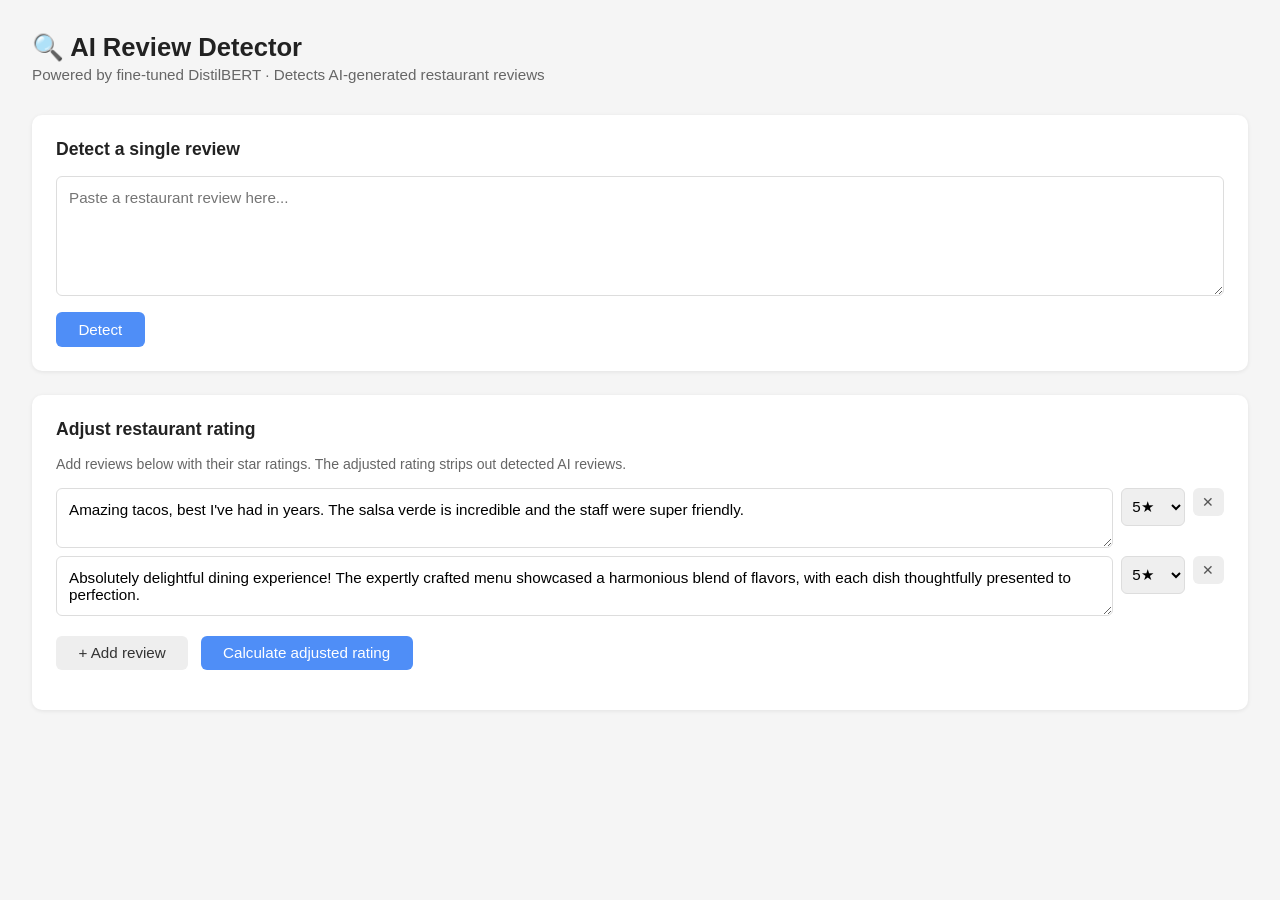
<file: api/templates/index.html>
<!DOCTYPE html>
<html lang="en">
<head>
  <meta charset="UTF-8" />
  <meta name="viewport" content="width=device-width, initial-scale=1.0"/>
  <title>AI Review Detector</title>
  <style>
    * { box-sizing: border-box; margin: 0; padding: 0; }
    body {
      font-family: -apple-system, BlinkMacSystemFont, "Segoe UI", sans-serif;
      background: #f5f5f5;
      color: #222;
      padding: 2rem;
    }
    h1 { font-size: 1.6rem; margin-bottom: 0.25rem; }
    .subtitle { color: #666; margin-bottom: 2rem; font-size: 0.95rem; }
    .card {
      background: white;
      border-radius: 10px;
      padding: 1.5rem;
      margin-bottom: 1.5rem;
      box-shadow: 0 1px 4px rgba(0,0,0,0.08);
    }
    h2 { font-size: 1.1rem; margin-bottom: 1rem; }
    textarea {
      width: 100%;
      min-height: 120px;
      padding: 0.75rem;
      border: 1px solid #ddd;
      border-radius: 6px;
      font-size: 0.95rem;
      resize: vertical;
      font-family: inherit;
    }
    textarea:focus { outline: none; border-color: #4f8ef7; }
    button {
      margin-top: 0.75rem;
      padding: 0.55rem 1.4rem;
      background: #4f8ef7;
      color: white;
      border: none;
      border-radius: 6px;
      font-size: 0.95rem;
      cursor: pointer;
    }
    button:hover { background: #3a7de0; }
    button:disabled { background: #aaa; cursor: not-allowed; }
    .result {
      margin-top: 1rem;
      padding: 0.9rem 1rem;
      border-radius: 6px;
      font-size: 0.95rem;
      display: none;
    }
    .result.real    { background: #e8f5e9; border-left: 4px solid #4caf50; }
    .result.ai      { background: #fdecea; border-left: 4px solid #f44336; }
    .result.neutral { background: #e3f2fd; border-left: 4px solid #2196f3; }
    .label { font-weight: 600; font-size: 1.05rem; }
    .conf  { color: #555; font-size: 0.88rem; margin-top: 0.25rem; }
    .conf-bar-wrap {
      margin-top: 0.5rem;
      background: #eee;
      border-radius: 4px;
      height: 8px;
      overflow: hidden;
    }
    .conf-bar { height: 100%; border-radius: 4px; transition: width 0.4s ease; }

    /* Adjust rating section */
    .review-row {
      display: flex;
      gap: 0.5rem;
      margin-bottom: 0.5rem;
      align-items: flex-start;
    }
    .review-row textarea { min-height: 60px; flex: 1; }
    .star-select {
      padding: 0.55rem 0.4rem;
      border: 1px solid #ddd;
      border-radius: 6px;
      font-size: 0.95rem;
      width: 64px;
      flex-shrink: 0;
    }
    .remove-btn {
      background: #eee;
      color: #555;
      padding: 0.4rem 0.6rem;
      margin-top: 0;
      font-size: 0.85rem;
    }
    .remove-btn:hover { background: #ddd; }
    .add-btn {
      background: #eee;
      color: #333;
      margin-top: 0;
      margin-right: 0.5rem;
    }
    .add-btn:hover { background: #ddd; }
    .rating-summary {
      display: flex;
      gap: 1.5rem;
      flex-wrap: wrap;
      margin-top: 1rem;
    }
    .rating-box {
      background: #f5f5f5;
      border-radius: 8px;
      padding: 0.75rem 1.25rem;
      text-align: center;
    }
    .rating-box .num { font-size: 2rem; font-weight: 700; }
    .rating-box .lbl { font-size: 0.8rem; color: #666; margin-top: 0.1rem; }
    .review-results { margin-top: 1rem; }
    .review-result-row {
      padding: 0.6rem 0.75rem;
      margin-bottom: 0.4rem;
      border-radius: 6px;
      font-size: 0.88rem;
      border-left: 4px solid transparent;
    }
    .review-result-row.real { background: #e8f5e9; border-color: #4caf50; }
    .review-result-row.ai   { background: #fdecea; border-color: #f44336; }
    .review-result-row .rtext { color: #444; margin-top: 0.2rem; white-space: nowrap; overflow: hidden; text-overflow: ellipsis; max-width: 100%; }
    .error { color: #c62828; margin-top: 0.75rem; font-size: 0.9rem; display: none; }
  </style>
</head>
<body>

<h1>🔍 AI Review Detector</h1>
<p class="subtitle">Powered by fine-tuned DistilBERT · Detects AI-generated restaurant reviews</p>

<!-- Single review detection -->
<div class="card">
  <h2>Detect a single review</h2>
  <textarea id="single-text" placeholder="Paste a restaurant review here..."></textarea>
  <button id="detect-btn" onclick="detectReview()">Detect</button>
  <div id="detect-error" class="error"></div>
  <div id="detect-result" class="result">
    <div class="label" id="detect-label"></div>
    <div class="conf" id="detect-conf"></div>
    <div class="conf-bar-wrap"><div class="conf-bar" id="detect-bar"></div></div>
  </div>
</div>

<!-- Adjust rating -->
<div class="card">
  <h2>Adjust restaurant rating</h2>
  <p style="font-size:0.88rem;color:#666;margin-bottom:1rem;">
    Add reviews below with their star ratings. The adjusted rating strips out detected AI reviews.
  </p>
  <div id="review-rows"></div>
  <button class="add-btn" onclick="addRow()">+ Add review</button>
  <button onclick="adjustRating()">Calculate adjusted rating</button>
  <div id="adjust-error" class="error"></div>
  <div id="rating-summary" class="rating-summary" style="display:none"></div>
  <div id="review-results" class="review-results"></div>
</div>

<script>
  const API = "";  // same origin; change to "http://localhost:8080" if needed

  // ── Single detect ──────────────────────────────────────────────────────────
  async function detectReview() {
    const text = document.getElementById("single-text").value.trim();
    const errEl = document.getElementById("detect-error");
    errEl.style.display = "none";
    if (!text) { showError(errEl, "Please enter a review."); return; }

    const btn = document.getElementById("detect-btn");
    btn.disabled = true; btn.textContent = "Detecting…";

    try {
      const res = await fetch(`${API}/detect`, {
        method: "POST",
        headers: { "Content-Type": "application/json" },
        body: JSON.stringify({ review_text: text }),
      });
      if (!res.ok) throw new Error((await res.json()).detail || res.statusText);
      const data = await res.json();
      showDetectResult(data);
    } catch (e) {
      showError(errEl, e.message);
    } finally {
      btn.disabled = false; btn.textContent = "Detect";
    }
  }

  function showDetectResult(data) {
    const el   = document.getElementById("detect-result");
    const isAI = data.flagged;
    el.className = `result ${isAI ? "ai" : "real"}`;
    el.style.display = "block";
    document.getElementById("detect-label").textContent =
      isAI ? "🤖 AI-generated" : "✅ Looks Real";
    const pct = Math.round(data.confidence * 100);
    document.getElementById("detect-conf").textContent =
      `Confidence (P(AI)): ${pct}%`;
    const bar = document.getElementById("detect-bar");
    bar.style.width = `${pct}%`;
    bar.style.background = isAI ? "#f44336" : "#4caf50";
  }

  // ── Adjust rating ──────────────────────────────────────────────────────────
  function addRow(text = "", star = 5) {
    const container = document.getElementById("review-rows");
    const idx = container.children.length;
    const row = document.createElement("div");
    row.className = "review-row";
    row.innerHTML = `
      <textarea placeholder="Review text…" rows="2">${text}</textarea>
      <select class="star-select" title="Star rating">
        ${[1,2,3,4,5].map(s => `<option value="${s}" ${s===star?"selected":""}>${s}★</option>`).join("")}
      </select>
      <button class="remove-btn" onclick="this.parentElement.remove()">✕</button>
    `;
    container.appendChild(row);
  }

  async function adjustRating() {
    const rows = document.querySelectorAll("#review-rows .review-row");
    const errEl = document.getElementById("adjust-error");
    errEl.style.display = "none";

    const reviews = [];
    for (const row of rows) {
      const text = row.querySelector("textarea").value.trim();
      const star = parseInt(row.querySelector("select").value);
      if (text) reviews.push({ text, star_rating: star });
    }
    if (!reviews.length) { showError(errEl, "Add at least one review."); return; }

    const btn = document.querySelector(".card:nth-child(2) button:last-of-type");
    btn.disabled = true; btn.textContent = "Calculating…";

    try {
      const res = await fetch(`${API}/adjust-rating`, {
        method: "POST",
        headers: { "Content-Type": "application/json" },
        body: JSON.stringify({ reviews }),
      });
      if (!res.ok) throw new Error((await res.json()).detail || res.statusText);
      const data = await res.json();
      showAdjustResult(data);
    } catch (e) {
      showError(errEl, e.message);
    } finally {
      btn.disabled = false; btn.textContent = "Calculate adjusted rating";
    }
  }

  function showAdjustResult(data) {
    const summary = document.getElementById("rating-summary");
    summary.style.display = "flex";
    summary.innerHTML = `
      <div class="rating-box">
        <div class="num">${data.original_rating ?? "—"}</div>
        <div class="lbl">Original rating</div>
      </div>
      <div class="rating-box">
        <div class="num" style="color:${data.adjusted_rating < data.original_rating ? "#f44336" : "#4caf50"}">${data.adjusted_rating ?? "—"}</div>
        <div class="lbl">Adjusted rating</div>
      </div>
      <div class="rating-box">
        <div class="num">${data.flagged_count}</div>
        <div class="lbl">AI reviews flagged</div>
      </div>
      <div class="rating-box">
        <div class="num">${data.total_reviews}</div>
        <div class="lbl">Total reviews</div>
      </div>
    `;

    const resultsEl = document.getElementById("review-results");
    resultsEl.innerHTML = data.reviews.map(r => `
      <div class="review-result-row ${r.flagged ? "ai" : "real"}">
        <strong>${r.flagged ? "🤖 AI-generated" : "✅ Real"}</strong>
        · ${r.star_rating}★ · P(AI)=${Math.round(r.confidence*100)}%
        <div class="rtext">${escHtml(r.text)}</div>
      </div>
    `).join("");
  }

  function showError(el, msg) {
    el.textContent = "Error: " + msg;
    el.style.display = "block";
  }

  function escHtml(s) {
    return s.replace(/&/g,"&amp;").replace(/</g,"&lt;").replace(/>/g,"&gt;");
  }

  // seed two example rows on load
  window.onload = () => {
    addRow("Amazing tacos, best I've had in years. The salsa verde is incredible and the staff were super friendly.", 5);
    addRow("Absolutely delightful dining experience! The expertly crafted menu showcased a harmonious blend of flavors, with each dish thoughtfully presented to perfection.", 5);
  };
</script>

</body>
</html>
</file>
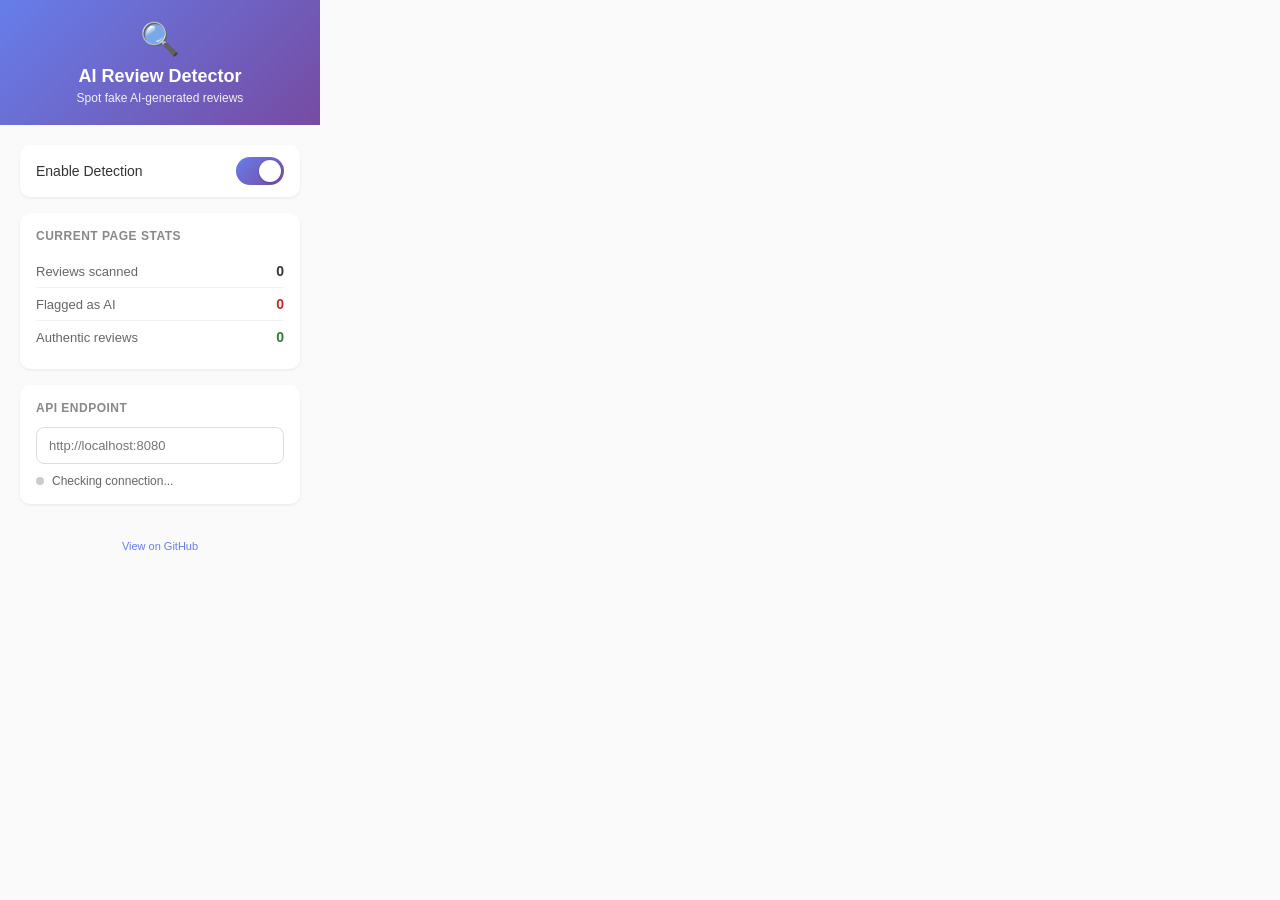
<file: extension/popup.html>
<!DOCTYPE html>
<html lang="en">
<head>
  <meta charset="UTF-8">
  <meta name="viewport" content="width=device-width, initial-scale=1.0">
  <title>AI Review Detector</title>
  <style>
    * {
      margin: 0;
      padding: 0;
      box-sizing: border-box;
    }

    body {
      width: 320px;
      font-family: -apple-system, BlinkMacSystemFont, 'Segoe UI', Roboto, sans-serif;
      background: #fafafa;
    }

    .header {
      background: linear-gradient(135deg, #667eea 0%, #764ba2 100%);
      color: white;
      padding: 20px;
      text-align: center;
    }

    .header-icon {
      font-size: 32px;
      margin-bottom: 8px;
    }

    .header h1 {
      font-size: 18px;
      font-weight: 600;
      margin-bottom: 4px;
    }

    .header p {
      font-size: 12px;
      opacity: 0.9;
    }

    .content {
      padding: 20px;
    }

    .toggle-row {
      display: flex;
      justify-content: space-between;
      align-items: center;
      padding: 12px 16px;
      background: white;
      border-radius: 10px;
      margin-bottom: 16px;
      box-shadow: 0 1px 3px rgba(0,0,0,0.08);
    }

    .toggle-label {
      font-size: 14px;
      font-weight: 500;
      color: #333;
    }

    .toggle-switch {
      position: relative;
      width: 48px;
      height: 28px;
    }

    .toggle-switch input {
      opacity: 0;
      width: 0;
      height: 0;
    }

    .toggle-slider {
      position: absolute;
      cursor: pointer;
      top: 0;
      left: 0;
      right: 0;
      bottom: 0;
      background-color: #ccc;
      transition: 0.3s;
      border-radius: 28px;
    }

    .toggle-slider:before {
      position: absolute;
      content: "";
      height: 22px;
      width: 22px;
      left: 3px;
      bottom: 3px;
      background-color: white;
      transition: 0.3s;
      border-radius: 50%;
      box-shadow: 0 1px 3px rgba(0,0,0,0.2);
    }

    input:checked + .toggle-slider {
      background: linear-gradient(135deg, #667eea 0%, #764ba2 100%);
    }

    input:checked + .toggle-slider:before {
      transform: translateX(20px);
    }

    .stats-card {
      background: white;
      border-radius: 10px;
      padding: 16px;
      box-shadow: 0 1px 3px rgba(0,0,0,0.08);
      margin-bottom: 16px;
    }

    .stats-card h3 {
      font-size: 12px;
      font-weight: 600;
      color: #888;
      text-transform: uppercase;
      letter-spacing: 0.5px;
      margin-bottom: 12px;
    }

    .stat-row {
      display: flex;
      justify-content: space-between;
      align-items: center;
      padding: 8px 0;
      border-bottom: 1px solid #f0f0f0;
    }

    .stat-row:last-child {
      border-bottom: none;
    }

    .stat-label {
      font-size: 13px;
      color: #666;
    }

    .stat-value {
      font-size: 14px;
      font-weight: 600;
      color: #333;
    }

    .stat-value.flagged {
      color: #c62828;
    }

    .stat-value.good {
      color: #2e7d32;
    }

    .api-section {
      background: white;
      border-radius: 10px;
      padding: 16px;
      box-shadow: 0 1px 3px rgba(0,0,0,0.08);
    }

    .api-section h3 {
      font-size: 12px;
      font-weight: 600;
      color: #888;
      text-transform: uppercase;
      letter-spacing: 0.5px;
      margin-bottom: 12px;
    }

    .api-input {
      width: 100%;
      padding: 10px 12px;
      border: 1px solid #ddd;
      border-radius: 8px;
      font-size: 13px;
      margin-bottom: 10px;
    }

    .api-input:focus {
      outline: none;
      border-color: #667eea;
    }

    .api-status {
      display: flex;
      align-items: center;
      gap: 8px;
      font-size: 12px;
      color: #666;
    }

    .status-dot {
      width: 8px;
      height: 8px;
      border-radius: 50%;
      background: #ccc;
    }

    .status-dot.connected {
      background: #4caf50;
    }

    .status-dot.error {
      background: #f44336;
    }

    .footer {
      padding: 16px 20px;
      text-align: center;
      font-size: 11px;
      color: #999;
    }

    .footer a {
      color: #667eea;
      text-decoration: none;
    }
  </style>
</head>
<body>
  <div class="header">
    <div class="header-icon">🔍</div>
    <h1>AI Review Detector</h1>
    <p>Spot fake AI-generated reviews</p>
  </div>

  <div class="content">
    <div class="toggle-row">
      <span class="toggle-label">Enable Detection</span>
      <label class="toggle-switch">
        <input type="checkbox" id="enableToggle" checked>
        <span class="toggle-slider"></span>
      </label>
    </div>

    <div class="stats-card">
      <h3>Current Page Stats</h3>
      <div class="stat-row">
        <span class="stat-label">Reviews scanned</span>
        <span class="stat-value" id="totalScanned">0</span>
      </div>
      <div class="stat-row">
        <span class="stat-label">Flagged as AI</span>
        <span class="stat-value flagged" id="totalFlagged">0</span>
      </div>
      <div class="stat-row">
        <span class="stat-label">Authentic reviews</span>
        <span class="stat-value good" id="totalAuthentic">0</span>
      </div>
    </div>

    <div class="api-section">
      <h3>API Endpoint</h3>
      <input type="text" class="api-input" id="apiUrl" placeholder="http://localhost:8080">
      <div class="api-status">
        <span class="status-dot" id="statusDot"></span>
        <span id="statusText">Checking connection...</span>
      </div>
    </div>
  </div>

  <div class="footer">
    <a href="https://github.com/yourusername/ai-review-detector" target="_blank">View on GitHub</a>
  </div>

  <script src="popup.js"></script>
</body>
</html>
</file>
